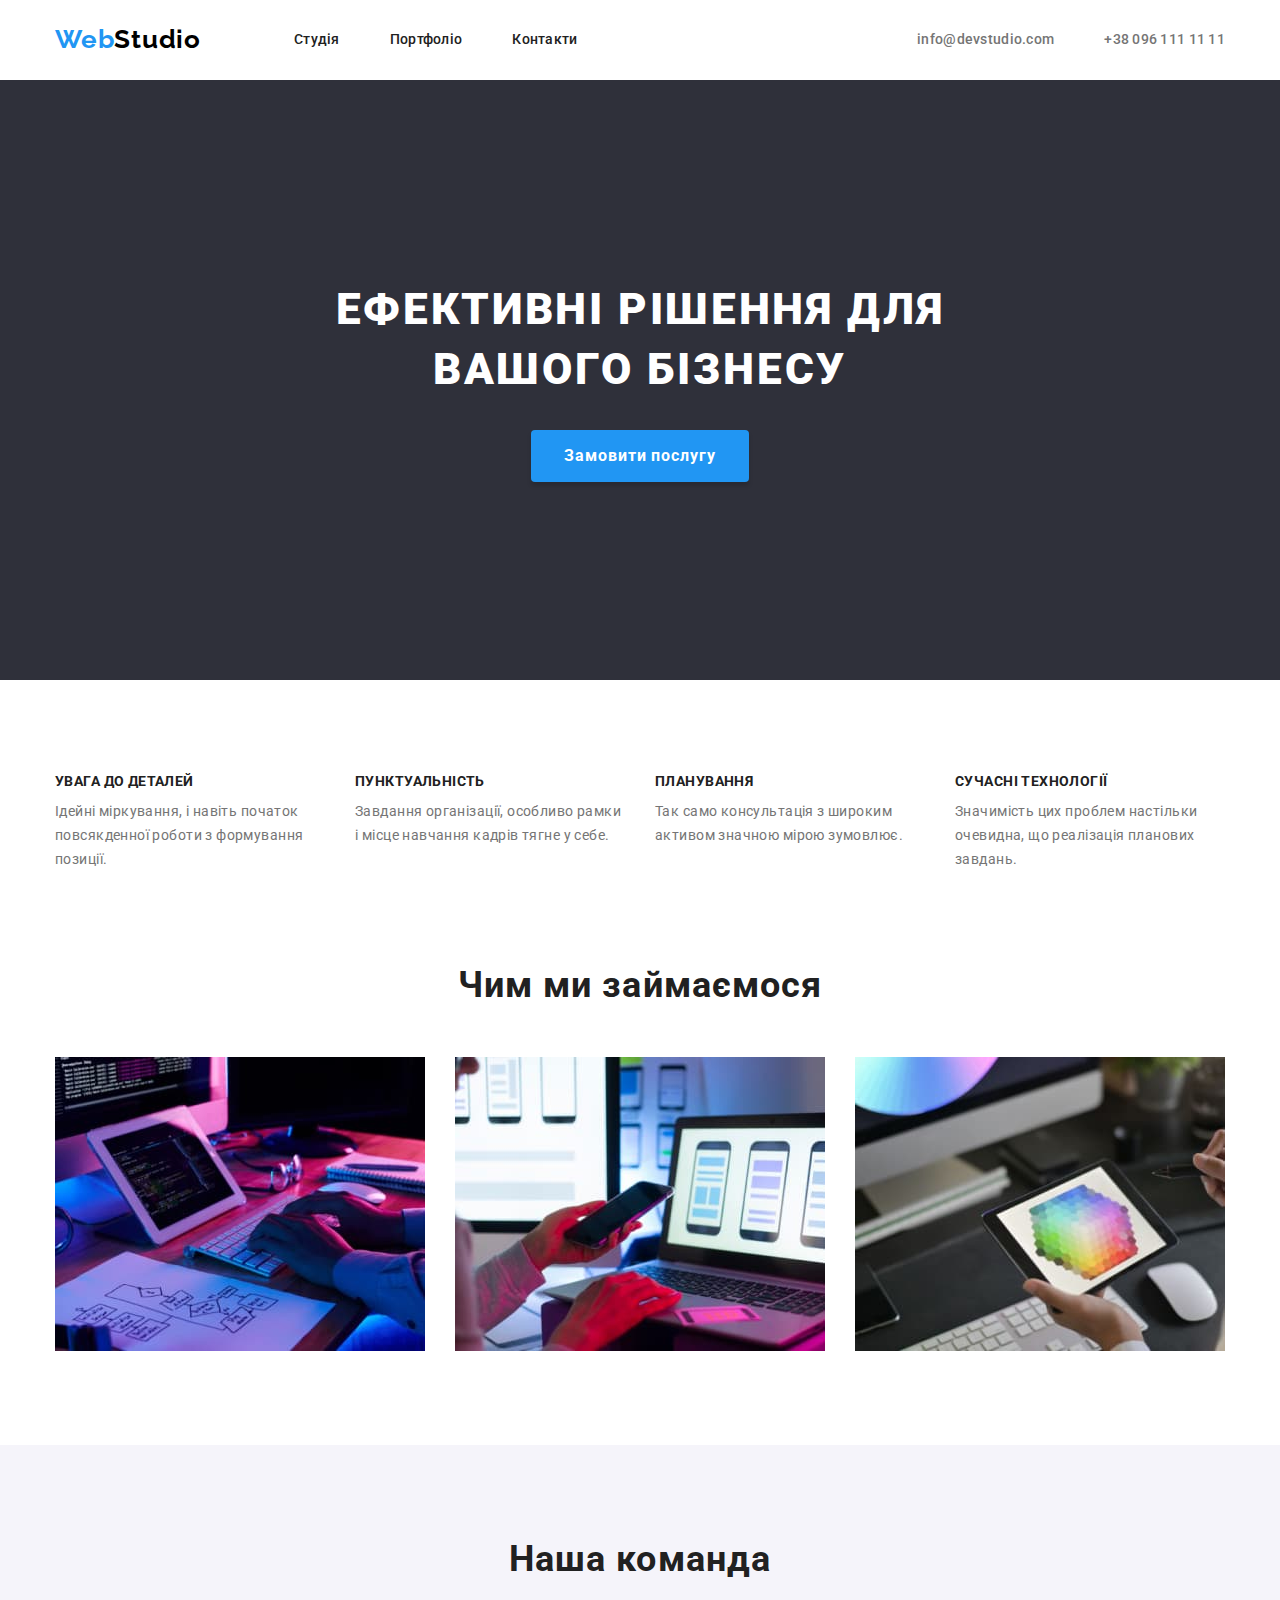
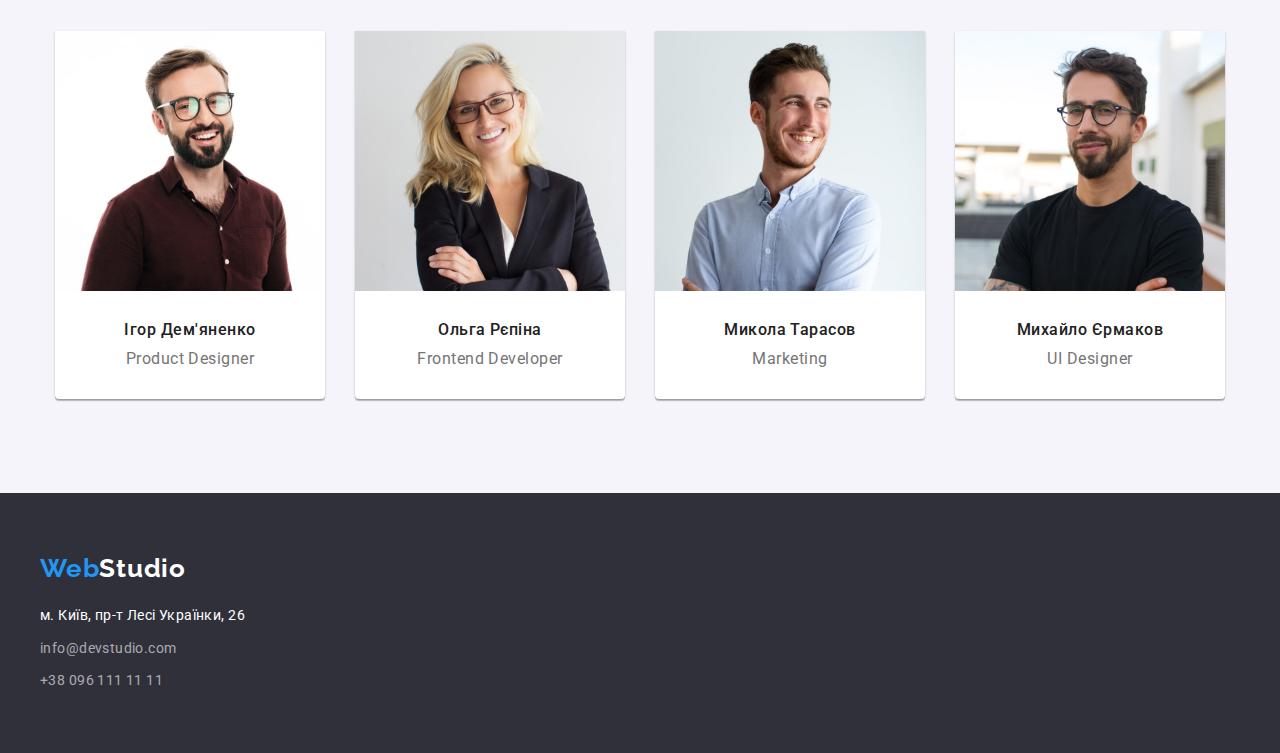
<file: index.html>
<!DOCTYPE html>
<html lang="uk">
  <head>
    <meta charset="UTF-8" />
    <meta http-equiv="X-UA-Compatible" content="IE=edge" />
    <meta name="viewport" content="width=device-width, initial-scale=1.0" />
    <title>Студия</title>
    <link rel="preconnect" href="https://fonts.googleapis.com" />
    <link rel="preconnect" href="https://fonts.gstatic.com" crossorigin />
    <link
      href="https://fonts.googleapis.com/css2?family=Raleway:wght@700&family=Roboto:wght@400;500;700;900&display=swap"
      rel="stylesheet"
    />
    <link
      rel="stylesheet"
      href="https://cdnjs.cloudflare.com/ajax/libs/modern-normalize/1.1.0/modern-normalize.min.css"
    />
    <link rel="stylesheet" href="./css/styles.css" />
  </head>
  <body class="main-page-body">
    <!-- Header -->
    <header class="page-header">
      <nav class="header-nav container">
        <a class="header-logo" href="./index.html">
          <span class="header-logo-beginning">Web</span>Studio</a
        >
        <ul class="nav-list list">
          <li class="nav-item">
            <a class="nav-link" href="./index.html">Студія</a>
          </li>
          <li class="nav-item">
            <a class="nav-link" href="./portfolio.html">Портфоліо</a>
          </li>
          <li class="nav-item">
            <a class="nav-link" href="./index.html">Контакти</a>
          </li>
        </ul>

        <!-- Header address -->
        <ul class="header-contacts list">
          <li class="mail-cont">
            <a class="mail-link" href="mailto:info@devstudio.com"
              >info@devstudio.com</a
            >
          </li>
          <li class="tel-cont">
            <a class="tel-link" href="tel:+380961111111">+38 096 111 11 11</a>
          </li>
        </ul>
      </nav>
    </header>
    <!--Main-->
    <main class="page-main">
      <section class="main-hero">
        <h1 class="main-hero-text">Ефективні рішення для вашого бізнесу</h1>
        <button type="button" class="main-hero-button">Замовити послугу</button>
      </section>
      <section class="features">
        <!-- скрыть заголовок -->
        <h2 class="hidden-header visually-hidden">Особливості</h2>
        <div class="container">
          <ul class="features-list list">
            <li class="features-item">
              <h3 class="features-head">увага до деталей</h3>
              <p class="features-text">
                Ідейні міркування, і навіть початок повсякденної роботи з
                формування позиції.
              </p>
            </li>
            <li class="features-item">
              <h3 class="features-head">пунктуальність</h3>
              <p class="features-text">
                Завдання організації, особливо рамки і місце навчання кадрів
                тягне у себе.
              </p>
            </li>
            <li class="features-item">
              <h3 class="features-head">планування</h3>
              <p class="features-text">
                Так само консультація з широким активом значною мірою зумовлює.
              </p>
            </li>
            <li class="features-item">
              <h3 class="features-head">сучасні технології</h3>
              <p class="features-text">
                Значимість цих проблем настільки очевидна, що реалізація
                планових завдань.
              </p>
            </li>
          </ul>
        </div>
      </section>
      <section class="activity">
        <div class="container">
          <h2 class="activity-header">Чим ми займаємося</h2>
          <ul class="activity-list">
            <li class="activity-list-image">
              <img
                class="activity-list-image-item"
                src="./images/box1.jpg"
                alt="Робить на компютері"
                width="370"
                height="294"
              />
            </li>
            <li class="activity-list-image">
              <img
                class="activity-list-image-item"
                src="./images/box2.jpg"
                alt="Робить на смартфоні"
                width="370"
                height="294"
              />
            </li>
            <li class="activity-list-image">
              <img
                class="activity-list-image-item"
                src="./images/box3.jpg"
                alt="Робить на планшеті"
                width="370"
                height="294"
              />
            </li>
          </ul>
        </div>
      </section>
      <section class="team">
        <div class="container">
          <h2 class="team-header">Наша команда</h2>
          <ul class="team-list list">
            <li class="team-member">
              <img
                class="team-member-image"
                src="./images/imgteamcard1.jpg"
                alt="Ігор Дем'яненко"
                width="270"
                height="260"
              />
              <div class="team-content">
                <h3 class="member-name">Ігор Дем'яненко</h3>
                <p class="position">Product Designer</p>
              </div>
            </li>
            <li class="team-member">
              <img
                class="team-member-image"
                src="./images/imgteamcard2.jpg"
                alt="Ольга Рєпіна"
                width="270"
                height="260"
              />
              <div class="team-content">
                <h3 class="member-name">Ольга Рєпіна</h3>
                <p class="position">Frontend Developer</p>
              </div>
            </li>
            <li class="team-member">
              <img
                class="team-member-image"
                src="./images/imgteamcard3.jpg"
                alt="Микола Тарасов"
                width="270"
                height="260"
              />
              <div class="team-content">
                <h3 class="member-name">Микола Тарасов</h3>
                <p class="position">Marketing</p>
              </div>
            </li>
            <li class="team-member">
              <img
                class="team-member-image"
                src="./images/imgteamcard4.jpg"
                alt="Михайло Єрмаков"
                width="270"
                height="260"
              />
              <div class="team-content">
                <h3 class="member-name">Михайло Єрмаков</h3>
                <p class="position">UI Designer</p>
              </div>
            </li>
          </ul>
        </div>
      </section>
    </main>
    <!--Footer-->
    <footer class="page-footer">
      <div class="container footer-container">
        <a class="footer-logo" href="./index.html"
          ><span class="footer-logo-beginning">Web</span>Studio</a
        >
        <address class="footer-address">
          <ul class="footer-address-list list">
            <li class="address-name">
              <a
                class="address-link"
                href="https://goo.gl/maps/Sw8dZLhLuQjKVcCd9"
                target="_blank"
                rel="noopener noreferrer nofollow"
                >м. Київ, пр-т Лесі Українки, 26</a
              >
            </li>
            <li class="footer-mail-cont">
              <a class="footer-mail-link" href="mailto:info@devstudio.com"
                >info@devstudio.com</a
              >
            </li>
            <li class="footer-tel-cont">
              <a class="footer-tel-link" href="tel:+380961111111"
                >+38 096 111 11 11</a
              >
            </li>
          </ul>
        </address>
      </div>
    </footer>
  </body>
</html>
</file>
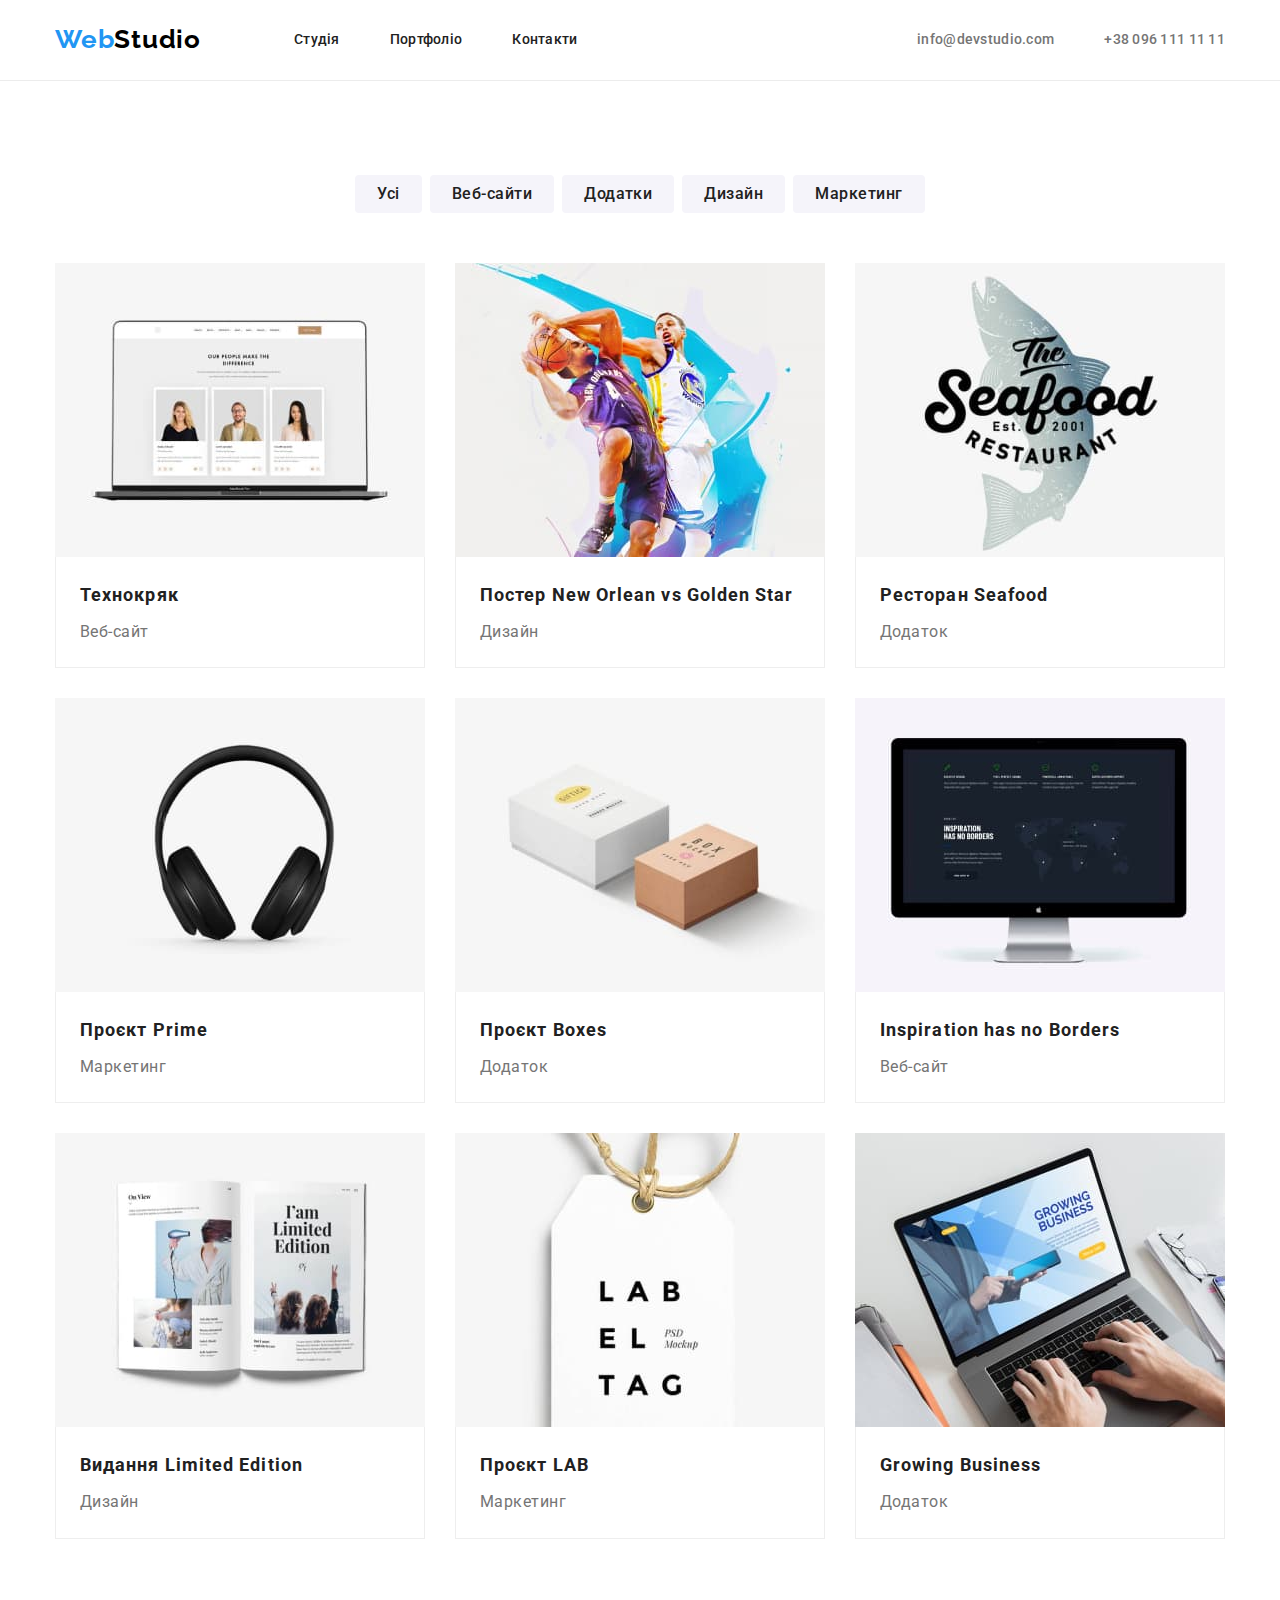
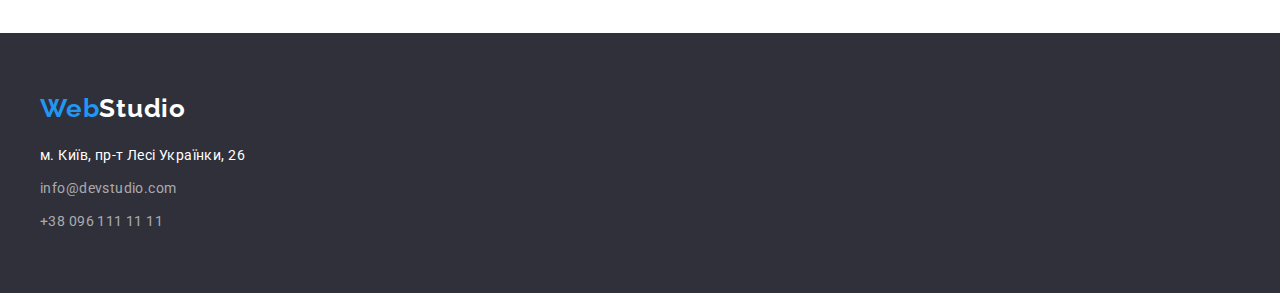
<file: portfolio.html>
<!DOCTYPE html>
<html lang="uk">
  <head>
    <meta charset="UTF-8" />
    <meta http-equiv="X-UA-Compatible" content="IE=edge" />
    <meta name="viewport" content="width=device-width, initial-scale=1.0" />
    <title>Портфоліо</title>
    <link rel="preconnect" href="https://fonts.googleapis.com" />
    <link rel="preconnect" href="https://fonts.gstatic.com" crossorigin />
    <link
      href="https://fonts.googleapis.com/css2?family=Raleway:wght@700&family=Roboto:wght@400;500;700;900&display=swap"
      rel="stylesheet"
    />
    <link
      rel="stylesheet"
      href="https://cdnjs.cloudflare.com/ajax/libs/modern-normalize/1.1.0/modern-normalize.min.css"
    />
    <link rel="stylesheet" href="./css/styles.css" />
  </head>
  <body class="portfolio-page-body">
    <!--Header-->
    <header class="portfolio-header">
      <nav class="portfolio-header-nav container">
        <a class="portfolio-header-logo" href="./index.html">
          <span class="portfolio-header-logo-beginning">Web</span>Studio</a
        >
        <ul class="portfolio-nav-list list">
          <li class="portfolio-nav-item">
            <a class="portfolio-nav-link" href="./index.html">Студія</a>
          </li>
          <li class="portfolio-nav-item">
            <a class="portfolio-nav-link" href="./portfolio.html">Портфоліо</a>
          </li>
          <li class="portfolio-nav-item">
            <a class="portfolio-nav-link" href="./index.html">Контакти</a>
          </li>
        </ul>

        <!-- Portfolio Header address -->
        <ul class="portfolio-header-contacts list">
          <li class="portfolio-mail-cont">
            <a class="portfolio-mail-link" href="mailto:info@devstudio.com"
              >info@devstudio.com</a
            >
          </li>
          <li class="portfolio-tel-cont">
            <a class="portfolio-tel-link" href="tel:+380961111111"
              >+38 096 111 11 11</a
            >
          </li>
        </ul>
      </nav>
    </header>
    <!--Main-->
    <main>
      <!--Section filters button-->
      <section class="filter">
        <!-- скрыть заголовок -->
        <div class="container">
          <h2 class="portfolio-filter-hidden-header visually-hidden">
            Фільтри
          </h2>
          <ul class="filter-list list">
            <li class="filter-item">
              <button class="filter-button" type="button">Усі</button>
            </li>
            <li class="filter-item">
              <button class="filter-button" type="button">Веб-сайти</button>
            </li>
            <li class="filter-item">
              <button class="filter-button" type="button">Додатки</button>
            </li>
            <li class="filter-item">
              <button class="filter-button" type="button">Дизайн</button>
            </li>
            <li class="filter-item">
              <button class="filter-button" type="button">Маркетинг</button>
            </li>
          </ul>

          <ul class="portfolio-list list">
            <li class="portfolio-item">
              <img
                class="portfolio-image"
                src="./images/project1.jpg"
                alt="Ноутбук зі сайтом на моніторі"
                width="370"
                height="294"
              />
              <div class="portfolio-item-content">
                <h3 class="portfolio-name">Технокряк</h3>
                <p class="portfolio-type">Веб-сайт</p>
              </div>
            </li>
            <li class="portfolio-item">
              <img
                class="portfolio-image"
                src="./images/project2.jpg"
                alt="Постер з Баскідболистами як борятся за мячь"
                width="370"
                height="294"
              />
              <div class="portfolio-item-content">
                <h3 class="portfolio-name">Постер New Orlean vs Golden Star</h3>
                <p class="portfolio-type">Дизайн</p>
              </div>
            </li>
            <li class="portfolio-item">
              <img
                class="portfolio-image"
                src="./images/project3.jpg"
                alt="Логотип з рибою і с надпісью ресторанна Seafood"
                width="370"
                height="294"
              />
              <div class="portfolio-item-content">
                <h3 class="portfolio-name">Ресторан Seafood</h3>
                <p class="portfolio-type">Додаток</p>
              </div>
            </li>
            <li class="portfolio-item">
              <img
                class="portfolio-image"
                src="./images/project4.jpg"
                alt="Навушник"
                width="370"
                height="294"
              />
              <div class="portfolio-item-content">
                <h3 class="portfolio-name">Проєкт Prime</h3>
                <p class="portfolio-type">Маркетинг</p>
              </div>
            </li>
            <li class="portfolio-item">
              <img
                class="portfolio-image"
                src="./images/project5.jpg"
                alt="дві коробки"
                width="370"
                height="294"
              />
              <div class="portfolio-item-content">
                <h3 class="portfolio-name">Проєкт Boxes</h3>
                <p class="portfolio-type">Додаток</p>
              </div>
            </li>
            <li class="portfolio-item">
              <img
                class="portfolio-image"
                src="./images/project6.jpg"
                alt="монітор еппол"
                width="370"
                height="294"
              />
              <div class="portfolio-item-content">
                <h3 class="portfolio-name">Inspiration has no Borders</h3>
                <p class="portfolio-type">Веб-сайт</p>
              </div>
            </li>
            <li class="portfolio-item">
              <img
                class="portfolio-image"
                src="./images/project7.jpg"
                alt="відкрита книга"
                width="370"
                height="294"
              />
              <div class="portfolio-item-content">
                <h3 class="portfolio-name">Видання Limited Edition</h3>
                <p class="portfolio-type">Дизайн</p>
              </div>
            </li>
            <li class="portfolio-item">
              <img
                class="portfolio-image"
                src="./images/project8.jpg"
                alt="бірка з надпісю labeltag"
                width="370"
                height="294"
              />
              <div class="portfolio-item-content">
                <h3 class="portfolio-name">Проєкт LAB</h3>
                <p class="portfolio-type">Маркетинг</p>
              </div>
            </li>
            <li class="portfolio-item">
              <img
                class="portfolio-image"
                src="./images/project9.jpg"
                alt="на нотбуке робить"
                width="370"
                height="294"
              />
              <div class="portfolio-item-content">
                <h3 class="portfolio-name">Growing Business</h3>
                <p class="portfolio-type">Додаток</p>
              </div>
            </li>
          </ul>
        </div>
      </section>
    </main>
    <!--Footer-->
    <footer class="portfolio-footer">
      <div class="container portfolio-footer-container">
        <a class="portfolio-footer-logo" href="./index.html">
          <span class="portfolio-footer-logo-beginning">Web</span>Studio</a
        >
        <address class="portfolio-footer-address">
          <ul class="portfolio-address-list list">
            <li class="portfolio-address-name">
              <a
                class="portfolio-address-link"
                href="https://goo.gl/maps/Sw8dZLhLuQjKVcCd9"
                target="_blank"
                rel="noopener noreferrer nofollow"
                >м. Київ, пр-т Лесі Українки, 26</a
              >
            </li>
            <li class="portfolio-footer-mail-cont">
              <a
                class="portfolio-footer-mail-link"
                href="mailto:info@devstudio.com"
                >info@devstudio.com</a
              >
            </li>
            <li class="portfolio-footer-tel-cont">
              <a class="portfolio-footer-tel-link" href="tel:+380961111111"
                >+38 096 111 11 11</a
              >
            </li>
          </ul>
        </address>
      </div>
    </footer>
  </body>
</html>
</file>
<file: css/styles.css>
html {
    box-sizing: border-box;
}

*, *::before, *::after {
    box-sizing: inherit;
}


:root {
--main-color-text: #212121;
--header-logo-color: #000000;
--color-text-paragraf: #757575;
--primary-blue-color: #2196F3;
--primary-white-color: #FFFFFF;
--hero-footer-black-color: #2F303A;
--hero-button-blue-color: #188CE8;
--background-gray-color: #F5F4FA;
--alternativ-gray-color-rgba: rgba(255, 255, 255, 0.6);
--cards-border-gray-color:#EEEEEE;
--header-border-gray-color: #ECECEC;

}


/* Page index style */


body {
    background-color: var(--primary-white-color);
}
/* Header style */

.list {
    padding: 0;
    margin: 0;
}


.container {
    margin-left: auto;
    margin-right: auto;
    width: 1200px;
    padding-left: 15px;
    padding-right: 15px;
    /* outline: 1px solid blue; */
}


.header-nav {
    display: flex;
    align-items: center;
    /* justify-content: space-between; */
}

.header-logo {
    font-family: 'Raleway', sans-serif;
    font-weight: 700;
    font-size: 26px;
    line-height: 1.2;
    letter-spacing: 0.03em;
    color: var(--header-logo-color);
}

.header-logo-beginning {
    color: var(--primary-blue-color);
}

.header-logo, .header-logo-beginning {
    text-decoration: none;
}

.nav-list {
    display: flex;
    margin-left: 93px;

}


.nav-item:not(:last-child) {
    margin-right: 50px;
}

.nav-link {
    display: block;
    padding-top: 32px;
    padding-bottom: 32px;

    font-family: 'Roboto', sans-serif;
    font-weight: 500;
    font-size: 14px;
    line-height: 1.14;
    letter-spacing: 0.02em;
    color:  var(--main-color-text);
}

.nav-link:hover, .nav-link:focus {
    color: var(--primary-blue-color);
}



.mail-link, .tel-link {
    display: block;
    padding-top: 32px;
    padding-bottom: 32px;

    font-family: 'Roboto', sans-serif;
    font-weight: 500;
    font-size: 14px;
    line-height: 1.14;
    letter-spacing: 0.02em;
    color: var(--color-text-paragraf);
}

.mail-link:hover, .mail-link:focus, 
.tel-link:hover, .tel-link:focus {
    color: var(--primary-blue-color);
}

.nav-list, .header-contacts {
    list-style-type: none;
}

.nav-link, .mail-link, .tel-link {
    text-decoration: none;
}

.header-contacts {
    display: flex;
    margin-left: auto;
}

.mail-cont {
    margin-right: 50px;
}





/* Main style */


/* Section Hero */


.main-hero {
    display: block;
    height: 600px;
    width: 100%;
    padding: 200px 0px;

    text-align: center;
    background-color: var(--hero-footer-black-color);
}


.main-hero-text {
    margin: 0 auto;
    width: 696px;
    

    font-family: 'Roboto', sans-serif;
    font-weight: 900;
    font-size: 44px;
    line-height: 1.36;
    text-align: center;
    letter-spacing: 0.06em;
    text-transform: uppercase;

    
    color: var(--primary-white-color);
    
}

/* .button {
    border: 1px solid transparent;
} */

.main-hero-button{
    display: inline-block;
    padding: 10px 32px;
    border-radius: 4px;
    /* border-color: var(--hero-button-blue-color); */
    border: 1px solid transparent;
    margin-top: 30px;
    min-width: 216px;

    
    cursor: pointer;
    font-family: 'Roboto', sans-serif;
    font-weight: 700;
    font-size: 16px;
    line-height: 1.9;
    align-items: center;
    text-align: center;
    letter-spacing: 0.06em;


    background-color: var(--primary-blue-color);
    color: var(--primary-white-color);
    box-shadow: 0px 4px 4px rgba(0, 0, 0, 0.15);

}

.main-hero-button:hover, .main-hero-button:focus {
    background-color: var(--hero-button-blue-color);
}

/* Section Features */

/* Hidden Heder */
/* .hidden-header {
    display: none;
} */

.visually-hidden {
    position: absolute;
    width: 1px;
    height: 1px;
    margin: -1px;
    border: 0;
    padding: 0;
    white-space: nowrap;
    clip-path: inset(100%);
    clip: rect(0 0 0 0);
    overflow: hidden;
}

.features {
 padding-top: 94px;
}

.features-list {
    display: flex;

    list-style-type: none;
}

.features-head {
    margin-top: 0;
    margin-bottom: 0;


    font-family: 'Roboto', sans-serif;
    font-weight: 700;
    font-size: 14px;
    line-height: 1.14;
    letter-spacing: 0.03em;
    text-transform: uppercase;
    color: var(--main-color-text);
}

.features-text {
    margin-top: 10px;
    margin-bottom: 0;


    font-family: 'Roboto', sans-serif;
    font-weight: 400;
    font-size: 14px;
    line-height: 1.7;
    letter-spacing: 0.03em;
    color: var(--color-text-paragraf);
}



.features-item {
    width: 270px;
}


.features-item:not(:first-child) {
    margin-left: 30px;
}

/* Section Activity */
.activity {
    padding-top: 94px;
    padding-bottom: 94px;
}

.activity-header {
    margin: 0 0 50px 0;

    font-family: 'Roboto', sans-serif;
    font-weight: 700;
    font-size: 36px;
    line-height: 1.16;
    text-align: center;
    letter-spacing: 0.03em;
    color: var(--main-color-text);
}

.activity-list {
    display: flex;
    margin: 0;
    padding: 0;

    list-style-type: none;
}

.activity-list-image:not(:first-child) {
    margin-left: 30px;
}

.activity-list-image-item {
    display: block;
    max-width: 100%;
    height: auto;
}

/* Section Team */
.team {
    padding: 94px 0;
    background-color: var(--background-gray-color);
}


.team-header {
    margin: 0 0 50px 0;

    font-family: 'Roboto', sans-serif;
    font-weight: 700;
    font-size: 36px;
    line-height: 1.16;
    text-align: center;
    letter-spacing: 0.03em;
    color: var(--main-color-text);
}

.team-list {
    display: flex;

    list-style-type: none;
}

.team-member {
    text-align: center;
    background-color: var(--primary-white-color);
    box-shadow: 0px 1px 3px rgba(0, 0, 0, 0.12), 0px 1px 1px rgba(0, 0, 0, 0.14), 0px 2px 1px rgba(0, 0, 0, 0.2);
    border-radius: 0px 0px 4px 4px;
}

.team-member:not(:first-child) {
    margin-left: 30px;
}

.team-member-image {
    display: block;
    width: 100%;
    height: auto;
}

.team-content {
    padding: 30px 0;
}

.member-name {
    margin-top: 0;
    margin-bottom: 0;

    font-family: 'Roboto', sans-serif;
    font-weight: 500;
    font-size: 16px;
    line-height: 1.18;
    text-align: center;
    letter-spacing: 0.03em;
    color: var(--main-color-text);
}

.position {
    margin-top: 10px;
    margin-bottom: 0;

    font-family: 'Roboto', sans-serif;
    font-weight: 400;
    font-size: 16px;
    line-height: 1.18;
    text-align: center;
    letter-spacing: 0.03em;
    color: var(--color-text-paragraf);
}





/* Footer stile */
.page-footer {
    background-color: var(--hero-footer-black-color);
}

.footer-container {
    padding: 60px 0;
}


.footer-logo {
    font-family: 'Raleway', sans-serif;
    font-weight: 700;
    font-size: 26px;
    line-height: 1.2;
    letter-spacing: 0.03em;
    color: var(--primary-white-color);
    text-decoration: none;
}

.footer-logo-beginning {
    color: var(--primary-blue-color);
}

.footer-address {
    margin-top: 20px;
    font-style: normal;
}

.footer-address-list {
    list-style-type: none;
}

.address-link {
    font-family: 'Roboto', sans-serif;
    font-weight: 400;
    font-size: 14px;
    line-height: 1.7;
    letter-spacing: 0.03em;
    color: var(--primary-white-color);
}

.footer-mail-cont {
    margin-top: 9px;
}

.footer-mail-link {
    font-family: 'Roboto', sans-serif;
    font-weight: 400;
    font-size: 14px;
    line-height: 1.7;
    letter-spacing: 0.03em;
    color: var(--alternativ-gray-color-rgba);
}

.footer-tel-cont {
    margin-top: 9px;
}

.footer-tel-link {
    font-family: 'Roboto', sans-serif;
    font-weight: 400;
    font-size: 14px;
    line-height: 1.7;
    letter-spacing: 0.03em;
    color: var(--alternativ-gray-color-rgba);
}

.address-link, .footer-mail-link, .footer-tel-link {
    text-decoration: none;
}


/* Page portfolio style */


/* Portfolio Header style */
.portfolio-header {
    border-bottom: 1px solid var(--header-border-gray-color);
}


.portfolio-header-nav {
    display: flex;
    align-items: center;
    
}


.portfolio-header-logo {
    font-family: 'Raleway', sans-serif;
    font-weight: 700;
    font-size: 26px;
    line-height: 1.2;
    letter-spacing: 0.03em;
    color: var(--header-logo-color);
}

.portfolio-header-logo-beginning {
    color: var(--primary-blue-color);
}

.portfolio-header-logo {
    text-decoration: none;
}

.portfolio-nav-list {
    display: flex;
    margin-left: 93px;
}


.portfolio-nav-item:not(:last-child) {
    margin-right: 50px;
}
.portfolio-nav-link {
    display: block;
    padding: 32px 0;

    font-family: 'Roboto', sans-serif;
    font-weight: 500;
    font-size: 14px;
    line-height: 1.14;
    letter-spacing: 0.02em;
    color: var(--main-color-text);
}

.portfolio-nav-link:hover, .portfolio-nav-link:focus {
    color: var(--primary-blue-color);
}

.portfolio-nav-list, .portfolio-header-contacts {
    list-style-type: none;
}

.portfolio-header-contacts {
    display: flex;
    margin-left: auto;
}

.portfolio-nav-link, .portfolio-mail-link, .portfolio-tel-link {
    text-decoration: none;
    
}

.portfolio-mail-link, .portfolio-tel-link {
    display: block;
    padding: 32px 0;

    font-family: 'Roboto', sans-serif;
    font-weight: 500;
    font-size: 14px;
    line-height: 1.14;
    letter-spacing: 0.02em;
    color: var(--color-text-paragraf);
}


.portfolio-mail-cont {
    margin-right: 50px;
}

.portfolio-mail-link:hover, .portfolio-mail-link:focus,
.portfolio-tel-link:hover, .portfolio-tel-link:focus {
    color: var(--primary-blue-color);
}

/* Portfolio Main style */


/* Portfolio filter button section */

/* Hidden Heder */
/* .portfolio-filter-hidden-header {
    display: none;
} */

/* .visually-hidden {
    position: absolute;
    width: 1px;
    height: 1px;
    margin: -1px;
    border: 0;
    padding: 0;
    white-space: nowrap;
    clip-path: inset(100%);
    clip: rect(0 0 0 0);
    overflow: hidden;
} */

.filter {
    padding: 94px 0;
}


.filter-list {
    display: flex;
    margin-bottom: 50px;
    justify-content: center;
    list-style-type: none;
}

.filter-item:not(:last-child) {
    margin-right: 8px;
}


.filter-button {
    padding: 6px 22px;

    font-family: 'Roboto', sans-serif;
    font-weight: 500;
    font-size: 16px;
    line-height: 1.6;
    text-align: center;
    letter-spacing: 0.03em;
    color: var(--main-color-text);
    background-color: var(--background-gray-color);
    cursor: pointer;
    border: none;
    border-radius: 4px;
}

.filter-button:hover, .filter-button:focus {
    background-color: var(--primary-blue-color);
    color: var(--primary-white-color);
    box-shadow: 0px 3px 1px rgba(0, 0, 0, 0.1), 0px 1px 2px rgba(0, 0, 0, 0.08), 0px 2px 2px rgba(0, 0, 0, 0.12);
}


.portfolio-list {
    display: flex;
    flex-wrap: wrap;
    gap: 30px;
    list-style-type: none;
}


.portfolio-image {
    display: block;
    max-width: 100%;
    height: auto;
}

.portfolio-item-content {
    padding: 20px 24px;
    border: 1px solid var(--cards-border-gray-color);
    border-top: none;
}


.portfolio-name {
    margin: 0;

    font-family: 'Roboto', sans-serif;
    font-weight: 700;
    font-size: 18px;
    line-height: 2;
    letter-spacing: 0.06em;
    color: var(--main-color-text);
}

.portfolio-type {
    margin-top: 4px;
    margin-bottom: 0;
    font-family: 'Roboto', sans-serif;
    font-weight: 400;
    font-size: 16px;
    line-height: 1.9;
    letter-spacing: 0.03em;
    color: var(--color-text-paragraf);
}




/* Portfolio footer style */
.portfolio-footer {
    background-color: var(--hero-footer-black-color);
}

.portfolio-footer-container {
    padding: 60px 0;
}

.portfolio-footer-logo {
    font-family: 'Raleway', sans-serif;
    font-weight: 700;
    font-size: 26px;
    line-height: 1.2;
    letter-spacing: 0.03em;
    color: var(--primary-white-color);
    text-decoration: none;
}

.portfolio-footer-logo-beginning {
    color: var(--primary-blue-color);
}

.portfolio-footer-address {
    margin-top: 20px;
    font-style: normal;
}

.portfolio-address-list {
    list-style-type: none;
}


.portfolio-address-link {
    font-family: 'Roboto', sans-serif;
    font-weight: 400;
    font-size: 14px;
    line-height: 1.7;
    letter-spacing: 0.03em;
    color: var(--primary-white-color);
}

.portfolio-footer-mail-cont, .portfolio-footer-tel-cont {
    margin-top: 9px;
}

.portfolio-footer-mail-link, .portfolio-footer-tel-link {
    font-family: 'Roboto', sans-serif;
    font-weight: 400;
    font-size: 14px;
    line-height: 1.7;
    letter-spacing: 0.03em;
    color: var(--alternativ-gray-color-rgba);
}


.portfolio-address-link, .portfolio-footer-mail-link, .portfolio-footer-tel-link {
    text-decoration: none;
}
</file>
